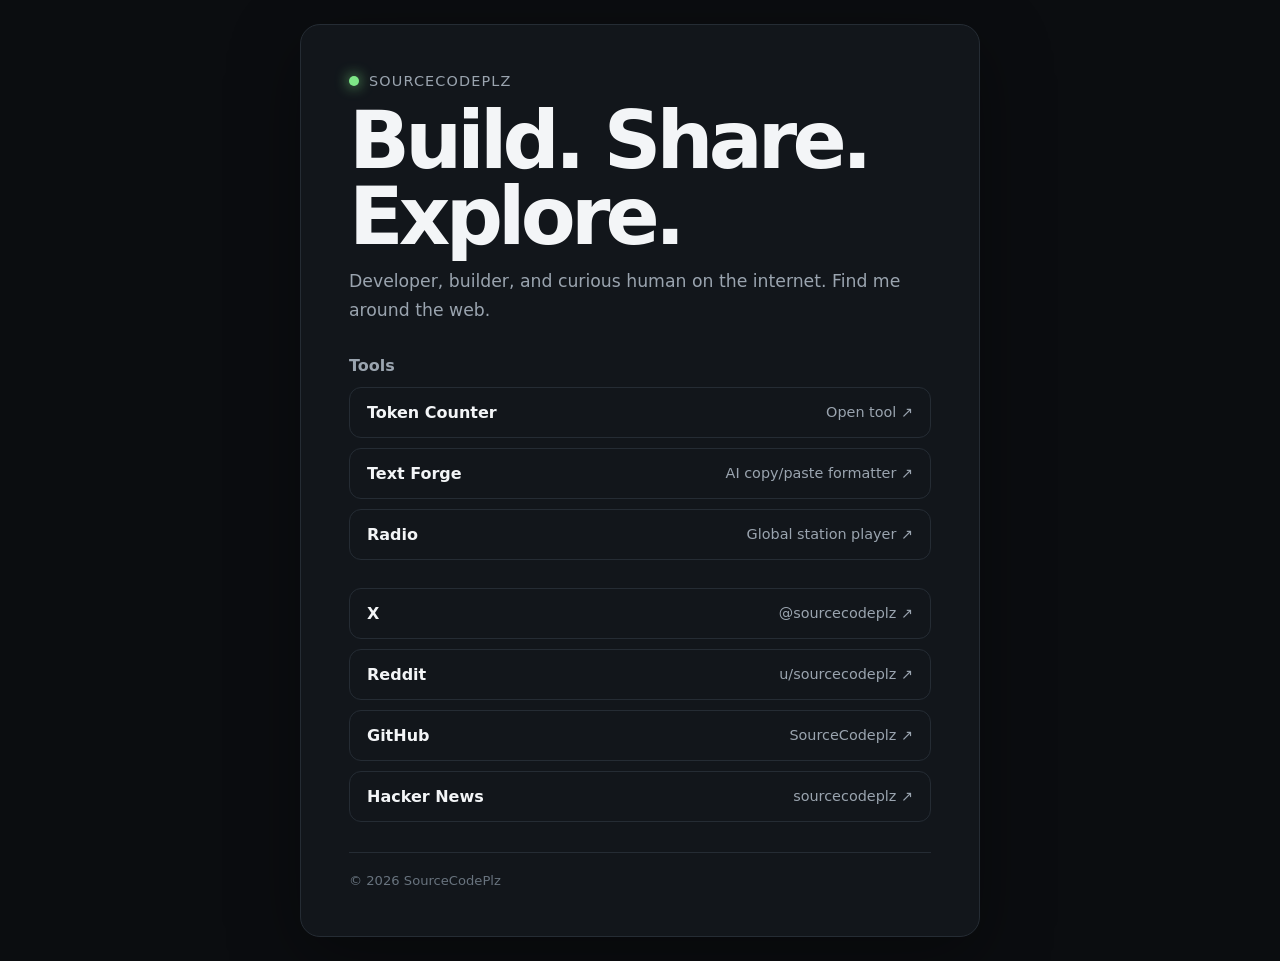
<file: index.html>
<!DOCTYPE html>
<html lang="en">
<head>
  <meta charset="UTF-8">
  <meta name="viewport" content="width=device-width, initial-scale=1.0">
  <meta name="description" content="SourceCodePlz — developer, builder, and internet explorer.">
  <title>SourceCodePlz</title>
  <style>
    :root { --bg:#0b0d10; --panel:#12161b; --text:#f3f5f7; --muted:#9aa4af; --line:#252c34; --accent:#7ee787; }
    * { box-sizing:border-box; }
    body { margin:0; min-height:100vh; display:grid; place-items:center; padding:24px; background:var(--bg); color:var(--text); font-family:Inter,ui-sans-serif,system-ui,-apple-system,BlinkMacSystemFont,"Segoe UI",sans-serif; }
    main { width:min(680px,100%); padding:48px; background:var(--panel); border:1px solid var(--line); border-radius:20px; box-shadow:0 20px 70px rgba(0,0,0,.35); }
    .dot { width:10px; height:10px; display:inline-block; border-radius:50%; background:var(--accent); margin-right:10px; box-shadow:0 0 14px var(--accent); }
    .eyebrow { color:var(--muted); font-size:.9rem; letter-spacing:.08em; text-transform:uppercase; }
    h1 { margin:14px 0 12px; font-size:clamp(2.5rem,8vw,5rem); line-height:.95; letter-spacing:-.06em; }
    p { margin:0 0 30px; color:var(--muted); font-size:1.08rem; line-height:1.7; }
    h2 { margin:0 0 12px; font-size:1rem; color:var(--muted); }
    .links { display:grid; gap:10px; }
    a { display:flex; align-items:center; justify-content:space-between; padding:15px 17px; border:1px solid var(--line); border-radius:12px; color:var(--text); text-decoration:none; transition:.18s ease; }
    a:hover { border-color:#3a4652; background:#181d23; transform:translateY(-1px); }
    .name { font-weight:650; }
    .handle { color:var(--muted); font-size:.9rem; }
    .tool { margin-bottom:28px; }
    footer { margin-top:30px; padding-top:20px; border-top:1px solid var(--line); color:#68737e; font-size:.82rem; }
    @media (max-width:560px) { main { padding:32px 22px; } }
  </style>
</head>
<body>
  <main>
    <div class="eyebrow"><span class="dot"></span>SourceCodePlz</div>
    <h1>Build. Share.<br>Explore.</h1>
    <p>Developer, builder, and curious human on the internet. Find me around the web.</p>

    <section class="tool" aria-labelledby="tools-title">
      <h2 id="tools-title">Tools</h2>
      <nav class="links" aria-label="Tools">
        <a href="/tools/token-counter/"><span class="name">Token Counter</span><span class="handle">Open tool ↗</span></a>
        <a href="/tools/text-forge/"><span class="name">Text Forge</span><span class="handle">AI copy/paste formatter ↗</span></a>
        <a href="/radio/"><span class="name">Radio</span><span class="handle">Global station player ↗</span></a>
      </nav>
    </section>

    <nav class="links" aria-label="Social links">
      <a href="https://x.com/sourcecodeplz" target="_blank" rel="noopener noreferrer"><span class="name">X</span><span class="handle">@sourcecodeplz ↗</span></a>
      <a href="https://www.reddit.com/user/sourcecodeplz/" target="_blank" rel="noopener noreferrer"><span class="name">Reddit</span><span class="handle">u/sourcecodeplz ↗</span></a>
      <a href="https://github.com/SourceCodeplz" target="_blank" rel="noopener noreferrer"><span class="name">GitHub</span><span class="handle">SourceCodeplz ↗</span></a>
      <a href="https://news.ycombinator.com/user?id=sourcecodeplz" target="_blank" rel="noopener noreferrer"><span class="name">Hacker News</span><span class="handle">sourcecodeplz ↗</span></a>
    </nav>
    <footer>© 2026 SourceCodePlz</footer>
  </main>
</body>
</html>
</file>
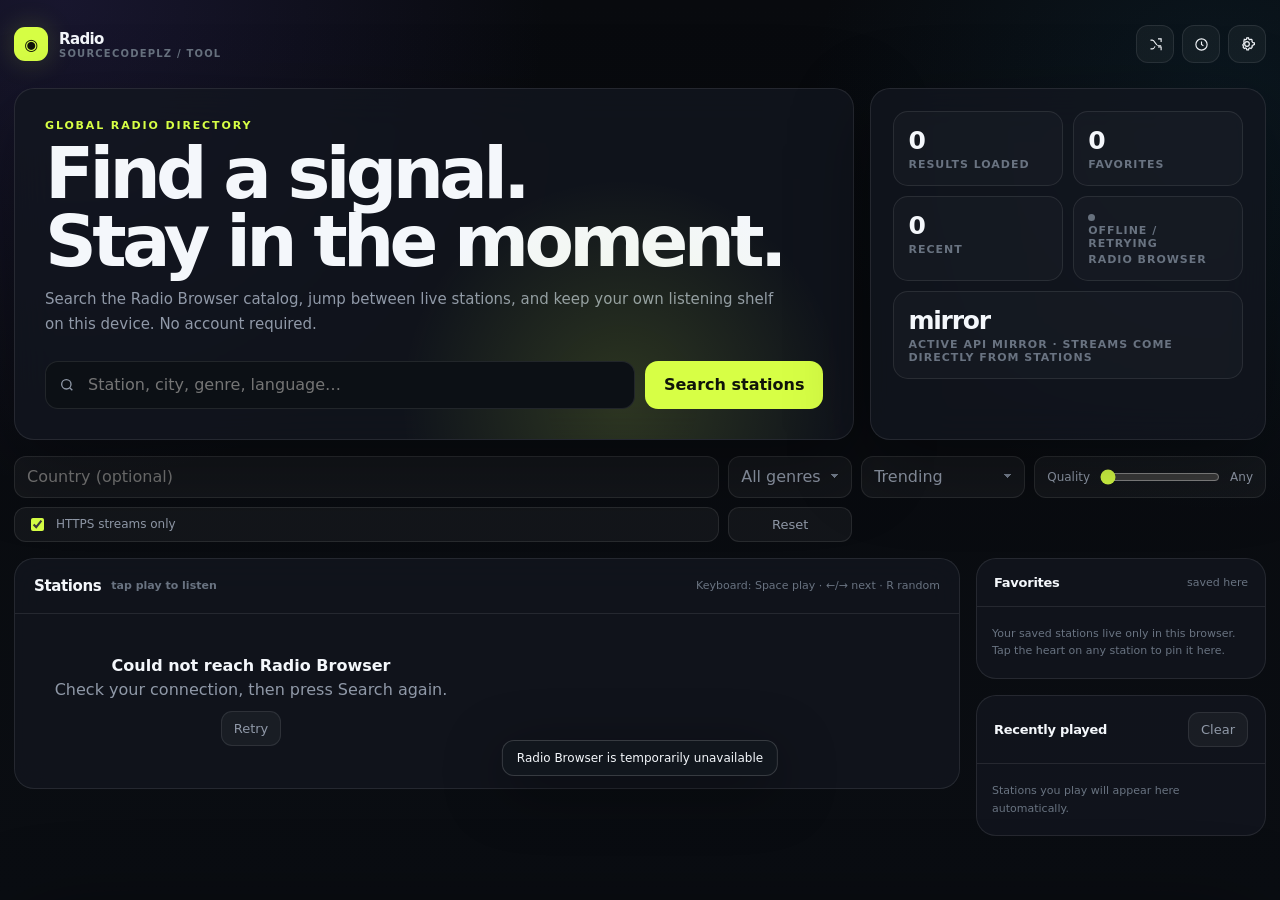
<file: radio/index.html>
<!doctype html>
<html lang="en">
<head>
  <meta charset="utf-8"><meta name="viewport" content="width=device-width,initial-scale=1">
  <meta name="description" content="Radio — discover and listen to internet radio stations from around the world.">
  <meta name="theme-color" content="#080a0e">
  <link rel="manifest" href="./manifest.webmanifest"><link rel="stylesheet" href="./styles.css">
  <title>Radio — SourceCodeplz</title>
</head>
<body>
  <div class="app-shell">
    <header class="topbar">
      <a class="brand" href="/" aria-label="Back to SourceCodeplz tools"><span class="brand-mark">◉</span><span class="brand-copy"><span class="brand-title">Radio</span><span class="brand-sub">SourceCodeplz / tool</span></span></a>
      <div class="top-actions">
        <button class="ghost-btn" id="last-station" hidden type="button">Resume <strong id="last-station-name"></strong></button>
        <button class="icon-btn" id="random-btn" type="button" title="Random station" aria-label="Random station"><svg width="15" height="15" viewBox="0 0 24 24" fill="none" stroke="currentColor" stroke-width="1.8"><path d="M16 3h5v5M4 5h3c4 0 5 9 10 9h4M16 16h5v5M4 19h3c2.1 0 3.3-2 4.2-4"></path></svg></button>
        <button class="icon-btn" id="timer-btn" type="button" title="Sleep timer" aria-label="Sleep timer"><svg width="15" height="15" viewBox="0 0 24 24" fill="none" stroke="currentColor" stroke-width="1.8"><circle cx="12" cy="12" r="9"></circle><path d="M12 7v5l3 2"></path></svg></button>
        <button class="icon-btn" id="settings-btn" type="button" title="Settings" aria-label="Settings"><svg width="16" height="16" viewBox="0 0 24 24" fill="none" stroke="currentColor" stroke-width="1.8"><circle cx="12" cy="12" r="3.5"></circle><path d="m19.4 15 .3 2-1.7 1.7-1.8-.7-1.5.9-.4 1.8h-2.6l-.4-1.8-1.5-.9-1.8.7L6.3 17l.3-2-1-1.5 1-1.5 1-2-.3-2L8 4.9l1.8.7 1.5-.9.4-1.8h2.6l.4 1.8 1.5.9 1.8-.7L19.7 6l-.3 2 1 1.5 1 .4 1.7.4v2.6l-1.7.4-1 1.5z"></path></svg></button>
      </div>
    </header>

    <main>
      <section class="hero">
        <div class="hero-card">
          <div class="kicker">Global radio directory</div><h1>Find a signal.<br>Stay in the moment.</h1>
          <p>Search the Radio Browser catalog, jump between live stations, and keep your own listening shelf on this device. No account required.</p>
          <form class="search-row" id="search-form"><label class="search-wrap" aria-label="Search stations"><span aria-hidden="true"><svg width="16" height="16" viewBox="0 0 24 24" fill="none" stroke="currentColor" stroke-width="2"><circle cx="11" cy="11" r="7"></circle><path d="m20 20-4-4"></path></svg></span><input id="search-input" autocomplete="off" placeholder="Station, city, genre, language…" spellcheck="false"></label><button class="search-btn" type="submit">Search stations</button></form>
        </div>
        <div class="stats-card" aria-label="Radio service stats"><div class="stat"><strong id="result-count">—</strong><span>results loaded</span></div><div class="stat"><strong id="fav-count">0</strong><span>favorites</span></div><div class="stat"><strong id="recent-count">0</strong><span>recent</span></div><div class="stat"><strong><span class="status-dot" id="online-dot"></span><span id="online-text">connecting</span></strong><span>radio browser</span></div><div class="stat stat-wide"><strong id="api-base">mirror</strong><span>active API mirror · streams come directly from stations</span></div></div>
      </section>

      <section class="toolbar" aria-label="Station filters"><input class="control" id="country-input" placeholder="Country (optional)"><select class="control" id="tag-select" aria-label="Genre"></select><select class="control" id="sort" aria-label="Sort stations"><option value="clickcount">Trending</option><option value="votes">Most loved</option><option value="bitrate">Highest bitrate</option><option value="name">A–Z</option><option value="random">Random</option></select><div class="range-wrap"><span>Quality</span><input id="bitrate" type="range" min="0" max="320" step="32" value="0" aria-label="Minimum bitrate"><span id="bitrate-label">Any</span></div><label class="toggle"><input id="https-only" type="checkbox" checked> HTTPS streams only</label><button class="ghost-btn" id="reset-filters" type="button">Reset</button></section>

      <div class="content-grid">
        <section class="section" aria-labelledby="stations-title"><div class="section-head"><div class="section-title"><h2 id="stations-title">Stations</h2><span>tap play to listen</span></div><span class="sort-note">Keyboard: Space play · ←/→ next · R random</span></div><div class="station-grid" id="station-list"></div><button class="load-more" id="load-more" type="button" hidden>Load more stations</button></section>
        <aside class="sidebar"><section class="side-card"><div class="side-head"><h3>Favorites</h3><span class="sort-note">saved here</span></div><div class="side-list" id="favorites-list"></div></section><section class="side-card"><div class="side-head"><h3>Recently played</h3><button class="ghost-btn" id="clear-recents" type="button">Clear</button></div><div class="side-list" id="recent-list"></div></section></aside>
      </div>
    </main>
  </div>

  <section class="player" id="player" aria-label="Radio player"><div class="player-station"><img class="player-art" id="player-art" alt="Station artwork"><div class="player-info"><div class="player-name" id="player-name">Nothing playing</div><div class="player-now" id="player-now">Choose a station to start listening</div><span class="live-pill" id="live-pill" style="display:none">Live</span></div></div><div class="transport"><button class="secondary-play" id="player-prev" type="button" title="Previous station" aria-label="Previous station"><svg width="15" height="15" viewBox="0 0 24 24" fill="currentColor"><path d="M6 5h2v14H6zM18 5v14l-9-7z"></path></svg></button><button class="main-play" id="player-play" type="button" title="Play" aria-label="Play"><svg width="16" height="16" viewBox="0 0 24 24" fill="currentColor"><path d="M8 5v14l11-7z"></path></svg></button><button class="secondary-play" id="player-next" type="button" title="Next station" aria-label="Next station"><svg width="15" height="15" viewBox="0 0 24 24" fill="currentColor"><path d="M16 5h2v14h-2zM6 5l9 7-9 7z"></path></svg></button></div><div class="player-tools"><div class="volume"><svg width="15" height="15" viewBox="0 0 24 24" fill="currentColor"><path d="M4 9v6h4l5 4V5L8 9z"></path><path d="M16 8.5a5 5 0 0 1 0 7" fill="none" stroke="currentColor" stroke-width="2"></path></svg><input id="volume" type="range" min="0" max="1" step="0.01" value="0.8" aria-label="Volume"><span class="timer-badge" id="timer-badge">—</span></div></div></section>
  <div class="toast" id="toast" role="status" aria-live="polite"></div>

  <div class="modal-backdrop" id="timer-modal" aria-hidden="true"><div class="modal" role="dialog" aria-modal="true" aria-labelledby="timer-title"><div class="modal-head"><h2 id="timer-title">Sleep timer</h2><button class="icon-btn" type="button" data-close-modal aria-label="Close"><svg width="16" height="16" viewBox="0 0 24 24" fill="none" stroke="currentColor" stroke-width="2"><path d="M6 6l12 12M18 6L6 18"></path></svg></button></div><div class="modal-body"><p style="margin:0 0 14px;color:var(--muted);font-size:12px">Pause playback automatically after a little background listening.</p><div class="timer-grid"><button class="pill-btn timer-choice" data-minutes="15" type="button">15 min</button><button class="pill-btn timer-choice" data-minutes="30" type="button">30 min</button><button class="pill-btn timer-choice" data-minutes="60" type="button">60 min</button><button class="pill-btn timer-choice" data-minutes="90" type="button">90 min</button><button class="pill-btn timer-choice" data-minutes="0" type="button">Clear</button></div></div></div></div>
  <div class="modal-backdrop" id="settings-modal" aria-hidden="true"><div class="modal" role="dialog" aria-modal="true" aria-labelledby="settings-title"><div class="modal-head"><h2 id="settings-title">Settings & backup</h2><button class="icon-btn" type="button" data-close-modal aria-label="Close"><svg width="16" height="16" viewBox="0 0 24 24" fill="none" stroke="currentColor" stroke-width="2"><path d="M6 6l12 12M18 6L6 18"></path></svg></button></div><div class="modal-body"><div class="setting-row"><div class="setting-copy"><strong>Favorites stay on this device</strong><span>Radio uses browser localStorage, not cookies or an account. Nothing is uploaded by this page.</span></div><span style="color:#74e06e">LOCAL</span></div><div class="setting-row"><div class="setting-copy"><strong>Export favorites</strong><span>Download a JSON backup you can keep or move to another browser.</span></div><button class="ghost-btn" id="export-favorites" type="button">Export</button></div><div class="setting-row"><div class="setting-copy"><strong>Import favorites</strong><span>Restore a JSON backup from another browser or device.</span></div><label class="ghost-btn" style="cursor:pointer">Import<input id="import-favorites" type="file" accept="application/json" hidden></label></div><div class="setting-row"><div class="setting-copy"><strong>Data source</strong><span>Station directory powered by Radio Browser. Playback uses each station's own resolved stream URL.</span></div><a class="ghost-btn" href="https://www.radio-browser.info/" target="_blank" rel="noopener noreferrer">Radio Browser ↗</a></div><div style="margin-top:15px;color:var(--muted-2);font-size:10px;line-height:1.6">Some stations are unreachable, require a browser-supported codec, or publish HTTP-only streams. HTTPS-only is enabled by default because GitHub Pages itself runs over HTTPS.</div></div></div></div>

  <script src="./app.js" defer></script><script src="./enhancements.js" defer></script>
</body>
</html>
</file>
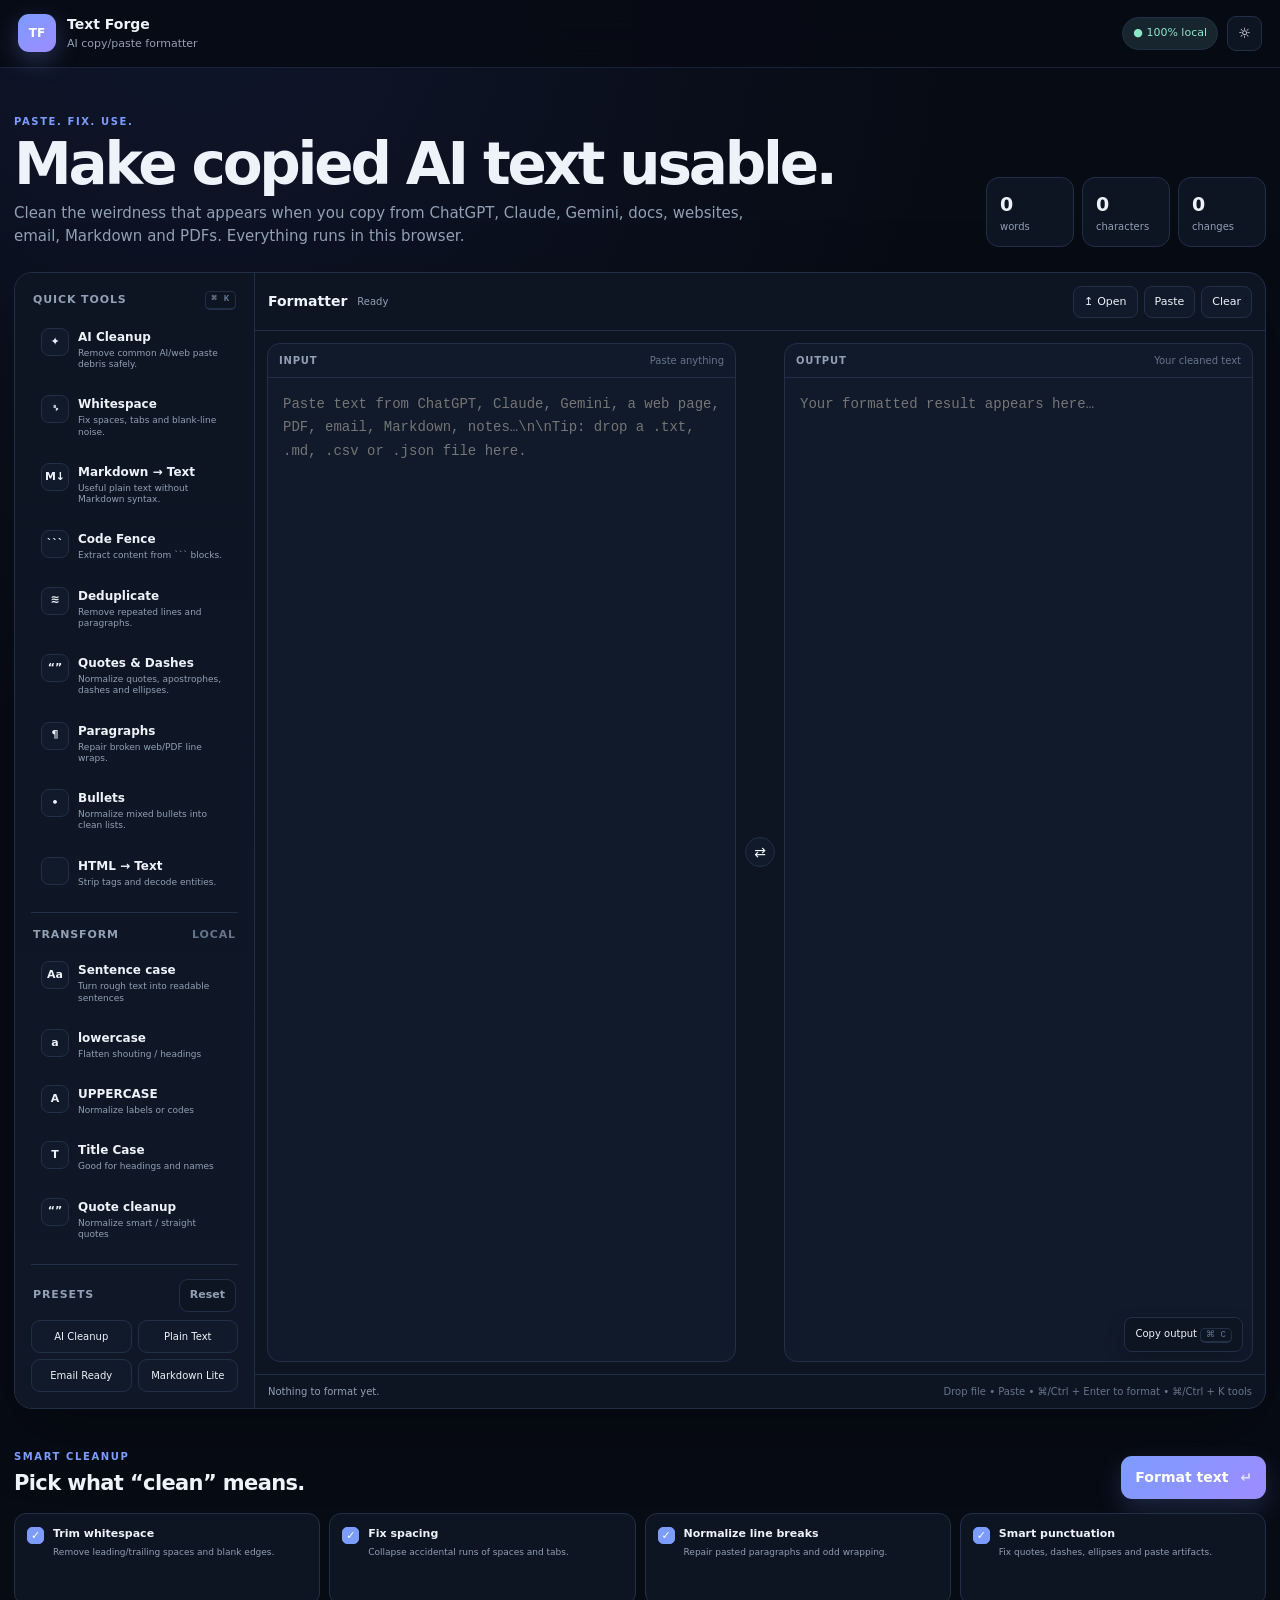
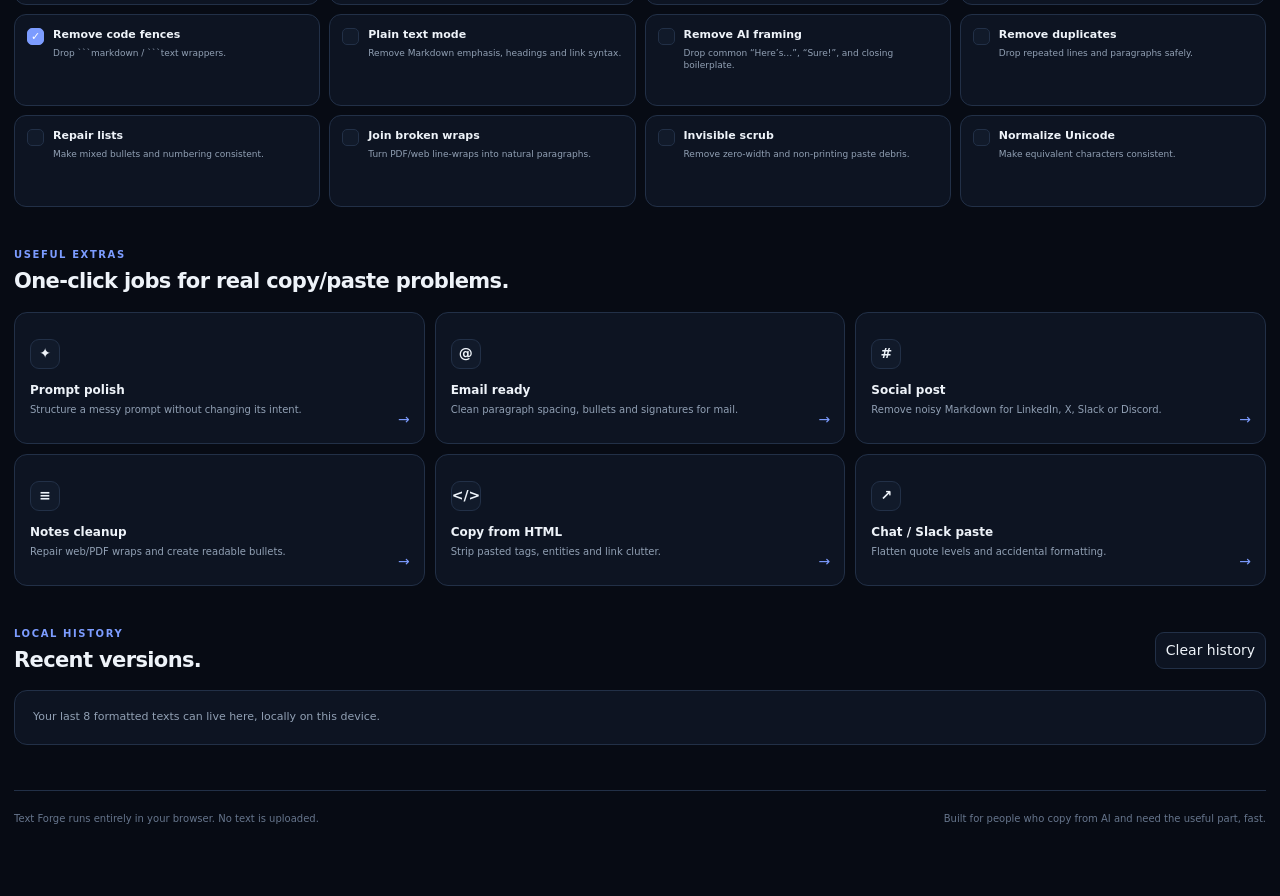
<file: tools/text-forge/index.html>
<!doctype html>
<html lang="en">
<head>
<meta charset="utf-8">
<meta name="viewport" content="width=device-width,initial-scale=1">
<meta name="theme-color" content="#0b1020">
<meta name="description" content="Text Forge — a private, offline-first formatter for AI and web copy/paste cleanup.">
<link rel="manifest" href="manifest.webmanifest">
<title>Text Forge — AI Copy/Paste Formatter</title>
<style>
:root{--bg:#070b14;--panel:#0d1422;--panel2:#111a2a;--line:#223047;--text:#eef3f9;--muted:#91a0b4;--soft:#66758c;--accent:#7c9cff;--accent2:#8ee6c8;--danger:#ff7b8b;--shadow:0 24px 70px rgba(0,0,0,.28)}
[data-theme=light]{--bg:#f5f7fb;--panel:#fff;--panel2:#f4f6fa;--line:#dbe2ec;--text:#172033;--muted:#66748a;--soft:#8894a8;--accent:#496ff0;--accent2:#228d72;--danger:#d33c51;--shadow:0 20px 60px rgba(31,47,71,.12)}
*{box-sizing:border-box}html{scroll-behavior:smooth}body{margin:0;background:radial-gradient(circle at 15% 0%,rgba(91,116,240,.10),transparent 28%),var(--bg);color:var(--text);font:14px/1.5 Inter,ui-sans-serif,system-ui,-apple-system,BlinkMacSystemFont,"Segoe UI",sans-serif}button,input,textarea{font:inherit}button{cursor:pointer;color:inherit}button:focus-visible,textarea:focus-visible,input:focus-visible{outline:2px solid var(--accent);outline-offset:2px}.topbar{position:sticky;top:0;z-index:20;display:flex;justify-content:space-between;align-items:center;padding:14px max(18px,calc((100vw - 1280px)/2));background:color-mix(in srgb,var(--bg) 88%,transparent);backdrop-filter:blur(18px);border-bottom:1px solid color-mix(in srgb,var(--line) 72%,transparent)}.brand{display:flex;align-items:center;gap:11px;text-decoration:none;color:var(--text)}.brand-mark{display:grid;place-items:center;width:38px;height:38px;border-radius:11px;background:linear-gradient(145deg,var(--accent),#9d8cff);color:#fff;font-weight:900;font-size:12px;box-shadow:0 8px 24px rgba(124,156,255,.28)}.brand strong{display:block;font-size:14px}.brand small{display:block;color:var(--muted);font-size:11px;margin-top:1px}.top-actions{display:flex;align-items:center;gap:9px}.privacy-badge{font-size:11px;padding:7px 10px;border:1px solid var(--line);border-radius:999px;color:var(--accent2);background:color-mix(in srgb,var(--accent2) 8%,var(--panel))}.icon-btn,.text-btn{border:1px solid var(--line);background:var(--panel);border-radius:9px;padding:7px 10px}.icon-btn{width:35px;height:35px;padding:0}.shell{width:min(1280px,calc(100% - 28px));margin:0 auto;padding:36px 0 70px}.hero{display:flex;gap:30px;justify-content:space-between;align-items:end;margin:10px 0 25px}.eyebrow{display:block;color:var(--accent);font-weight:800;font-size:10px;letter-spacing:.16em;text-transform:uppercase}.hero h1{margin:7px 0 10px;font-size:clamp(34px,5vw,58px);line-height:.98;letter-spacing:-.055em}.hero p{max-width:730px;margin:0;color:var(--muted);font-size:15px}.hero-stats{display:flex;gap:8px}.hero-stats>div{min-width:88px;padding:12px 13px;border:1px solid var(--line);border-radius:13px;background:var(--panel)}.hero-stats strong{display:block;font-size:19px}.hero-stats span{display:block;color:var(--muted);font-size:10px;margin-top:1px}.workspace{display:grid;grid-template-columns:240px 1fr;min-height:600px;border:1px solid var(--line);border-radius:18px;background:var(--panel);box-shadow:var(--shadow);overflow:hidden}.sidebar{padding:16px;border-right:1px solid var(--line);background:linear-gradient(180deg,var(--panel),color-mix(in srgb,var(--panel2) 70%,var(--panel)))}.panel-head{display:flex;justify-content:space-between;align-items:center;margin:2px 2px 8px;color:var(--muted);font-weight:700;font-size:11px;text-transform:uppercase;letter-spacing:.08em}.panel-head kbd,.shortcut-hint kbd,.copy-fab kbd{border:1px solid var(--line);border-bottom-width:2px;border-radius:5px;padding:1px 5px;font-size:9px;color:var(--soft)}.muted{color:var(--soft)!important}.tool-list{display:grid;gap:5px}.tool-btn{width:100%;display:flex;gap:9px;text-align:left;padding:9px;border:1px solid transparent;background:transparent;border-radius:10px}.tool-btn:hover{background:var(--panel2);border-color:var(--line)}.tool-icon{width:28px;height:28px;flex:0 0 28px;display:grid;place-items:center;border-radius:8px;background:var(--panel2);border:1px solid var(--line);font-size:11px;font-weight:800}.tool-btn strong,.tool-btn small{display:block}.tool-btn strong{font-size:12px}.tool-btn small{color:var(--muted);font-size:9px;line-height:1.25;margin-top:2px}.panel-divider{height:1px;background:var(--line);margin:14px 0}.preset-grid{display:grid;grid-template-columns:1fr 1fr;gap:6px}.preset-grid button{padding:8px;border:1px solid var(--line);background:var(--panel2);border-radius:9px;font-size:10px}.preset-grid button:hover{border-color:var(--accent)}.editor-panel{display:flex;flex-direction:column;min-width:0}.editor-head{display:flex;justify-content:space-between;align-items:center;padding:11px 13px;border-bottom:1px solid var(--line)}.tab-row{display:flex;align-items:center;gap:10px}.tab{border:0;background:transparent;font-weight:800;padding:7px 0}.saved-dot{font-size:10px;color:var(--muted)}.editor-actions{display:flex;gap:6px;align-items:center}.editor-actions button,.file-btn{padding:7px 10px;border:1px solid var(--line);background:var(--panel2);border-radius:8px;font-size:11px}.file-btn{display:inline-flex;gap:4px;align-items:center}.file-btn input{display:none}.edit-grid{display:grid;grid-template-columns:minmax(0,1fr) 36px minmax(0,1fr);flex:1;min-height:480px;padding:12px;gap:6px}.editor-box{display:flex;flex-direction:column;min-width:0;position:relative;border:1px solid var(--line);border-radius:13px;overflow:hidden;background:var(--panel2)}.box-label{display:flex;justify-content:space-between;padding:9px 11px;color:var(--muted);font-weight:700;font-size:10px;border-bottom:1px solid var(--line);text-transform:uppercase;letter-spacing:.08em}.box-label span:last-child{font-weight:500;text-transform:none;letter-spacing:0;color:var(--soft)}textarea{width:100%;height:100%;min-height:410px;resize:none;border:0;outline:0;background:transparent;color:var(--text);padding:15px;font:14px/1.65 ui-monospace,SFMono-Regular,Menlo,Monaco,Consolas,"Liberation Mono",monospace}.input-box textarea::placeholder,.output-box textarea::placeholder{color:var(--soft)}.swap-rail{display:flex;justify-content:center;align-items:center}.swap-btn{width:30px;height:30px;padding:0;border:1px solid var(--line);background:var(--panel2);border-radius:50%}.copy-fab{position:absolute;right:9px;bottom:9px;padding:8px 10px;border:1px solid var(--line);background:var(--panel);border-radius:8px;font-size:10px;box-shadow:0 8px 20px rgba(0,0,0,.18)}.copy-fab:hover{border-color:var(--accent)}.drop-overlay{display:none;position:absolute;inset:37px 0 0;place-items:center;background:color-mix(in srgb,var(--accent) 12%,var(--panel));border:2px dashed var(--accent);font-weight:800;color:var(--accent)}.drop-active .drop-overlay{display:grid}.status-row{display:flex;justify-content:space-between;gap:14px;padding:9px 13px;border-top:1px solid var(--line);color:var(--muted);font-size:10px}.shortcut-hint{color:var(--soft)}.controls-section,.jobs-section,.history-section{margin-top:40px}.section-heading{display:flex;align-items:end;justify-content:space-between;gap:20px;margin-bottom:14px}.section-heading.compact{align-items:center}.section-heading h2{margin:4px 0 0;font-size:21px;letter-spacing:-.03em}.primary-btn{border:0;border-radius:11px;padding:11px 14px;background:linear-gradient(135deg,var(--accent),#9d8cff);color:#fff;font-weight:800;box-shadow:0 10px 26px rgba(124,156,255,.20)}.primary-btn span{margin-left:7px;opacity:.7}.control-grid{display:grid;grid-template-columns:repeat(4,minmax(0,1fr));gap:9px}.control-card{display:flex;gap:9px;padding:12px;border:1px solid var(--line);border-radius:12px;background:var(--panel);cursor:pointer;min-height:92px}.control-card:hover{border-color:color-mix(in srgb,var(--accent) 55%,var(--line))}.control-card input{position:absolute;opacity:0;pointer-events:none}.checkmark{width:17px;height:17px;flex:0 0 17px;border-radius:5px;border:1px solid var(--line);margin-top:1px;background:var(--panel2);position:relative}.control-card input:checked~.checkmark{background:var(--accent);border-color:var(--accent)}.control-card input:checked~.checkmark:after{content:"✓";position:absolute;inset:0;display:grid;place-items:center;color:#fff;font-size:11px;font-weight:900}.control-card strong,.control-card small{display:block}.control-card strong{font-size:11px}.control-card small{color:var(--muted);font-size:9px;line-height:1.35;margin-top:3px}.jobs-grid{display:grid;grid-template-columns:repeat(3,minmax(0,1fr));gap:10px}.job-card{position:relative;text-align:left;min-height:132px;padding:15px;border:1px solid var(--line);border-radius:13px;background:var(--panel);transition:.16s}.job-card:hover{transform:translateY(-2px);border-color:var(--accent);box-shadow:0 12px 30px rgba(0,0,0,.14)}.job-icon{display:grid;place-items:center;width:30px;height:30px;border:1px solid var(--line);border-radius:9px;background:var(--panel2);margin-bottom:12px;font-weight:900}.job-card strong,.job-card small{display:block;padding-right:20px}.job-card strong{font-size:12px}.job-card small{font-size:10px;color:var(--muted);margin-top:4px;line-height:1.4}.job-arrow{position:absolute;right:14px;bottom:13px;color:var(--accent)}.history-list{border:1px solid var(--line);border-radius:13px;overflow:hidden;background:var(--panel)}.empty-state{padding:18px;color:var(--muted);font-size:11px}.history-item{display:grid;grid-template-columns:1fr auto;gap:10px;padding:12px 14px;border-bottom:1px solid var(--line)}.history-item:last-child{border-bottom:0}.history-item strong,.history-item small{display:block}.history-item strong{font-size:11px}.history-item small{color:var(--muted);font-size:9px}.history-actions{display:flex;gap:5px}.history-actions button{border:1px solid var(--line);background:var(--panel2);border-radius:7px;padding:5px 7px;font-size:9px}footer{display:flex;justify-content:space-between;gap:20px;margin-top:45px;padding-top:20px;border-top:1px solid var(--line);color:var(--soft);font-size:10px}.toast{position:fixed;left:50%;bottom:22px;transform:translate(-50%,20px);padding:9px 12px;border:1px solid var(--line);background:var(--panel);border-radius:9px;box-shadow:var(--shadow);opacity:0;pointer-events:none;transition:.2s;z-index:50;font-size:11px}.toast.show{opacity:1;transform:translate(-50%,0)}
@media(max-width:1050px){.control-grid{grid-template-columns:repeat(3,minmax(0,1fr))}.jobs-grid{grid-template-columns:repeat(2,minmax(0,1fr))}}
@media(max-width:780px){.hero{display:block}.hero-stats{margin-top:16px}.workspace{grid-template-columns:1fr}.sidebar{border-right:0;border-bottom:1px solid var(--line);display:none}.edit-grid{grid-template-columns:1fr;gap:10px}.swap-rail{height:25px}.swap-btn{transform:rotate(90deg)}.control-grid{grid-template-columns:repeat(2,minmax(0,1fr))}.jobs-grid{grid-template-columns:1fr}.status-row{display:block}.shortcut-hint{display:block;margin-top:4px}.editor-actions span{display:none}}
@media(max-width:500px){.shell{width:min(100% - 18px,1280px);padding-top:23px}.hero h1{font-size:38px}.hero-stats{display:grid;grid-template-columns:repeat(3,1fr)}.hero-stats>div{min-width:0}.control-grid{grid-template-columns:1fr}.section-heading{align-items:start;flex-direction:column}.primary-btn{width:100%}footer{display:block}footer span{display:block;margin-bottom:7px}}
</style>
</head>
<body>
<header class="topbar"><a class="brand" href="../../"><span class="brand-mark">TF</span><span><strong>Text Forge</strong><small>AI copy/paste formatter</small></span></a><div class="top-actions"><span class="privacy-badge">● 100% local</span><button id="themeBtn" class="icon-btn" aria-label="Toggle theme">☼</button></div></header>
<main class="shell">
<section class="hero"><div><span class="eyebrow">PASTE. FIX. USE.</span><h1>Make copied AI text usable.</h1><p>Clean the weirdness that appears when you copy from ChatGPT, Claude, Gemini, docs, websites, email, Markdown and PDFs. Everything runs in this browser.</p></div><div class="hero-stats"><div><strong id="wordCount">0</strong><span>words</span></div><div><strong id="charCount">0</strong><span>characters</span></div><div><strong id="changeCount">0</strong><span>changes</span></div></div></section>
<section class="workspace"><aside class="sidebar"><div class="panel-head">Quick tools <kbd>⌘ K</kbd></div><div id="toolList" class="tool-list"></div><div class="panel-divider"></div><div class="panel-head">Transform <span class="muted">local</span></div><div class="tool-list"><button class="tool-btn" data-action="sentenceCase"><span class="tool-icon">Aa</span><span><strong>Sentence case</strong><small>Turn rough text into readable sentences</small></span></button><button class="tool-btn" data-action="lowercase"><span class="tool-icon">a</span><span><strong>lowercase</strong><small>Flatten shouting / headings</small></span></button><button class="tool-btn" data-action="uppercase"><span class="tool-icon">A</span><span><strong>UPPERCASE</strong><small>Normalize labels or codes</small></span></button><button class="tool-btn" data-action="titleCase"><span class="tool-icon">T</span><span><strong>Title Case</strong><small>Good for headings and names</small></span></button><button class="tool-btn" data-action="quoteCleanup"><span class="tool-icon">“”</span><span><strong>Quote cleanup</strong><small>Normalize smart / straight quotes</small></span></button></div><div class="panel-divider"></div><div class="panel-head">Presets <button id="resetBtn" class="text-btn">Reset</button></div><div class="preset-grid"><button data-preset="ai-clean">AI Cleanup</button><button data-preset="plain">Plain Text</button><button data-preset="email">Email Ready</button><button data-preset="markdown">Markdown Lite</button></div></aside>
<section class="editor-panel"><div class="editor-head"><div class="tab-row"><button class="tab">Formatter</button><span id="savedState" class="saved-dot">Ready</span></div><div class="editor-actions"><label class="file-btn">↥ <span>Open</span><input id="fileInput" type="file" accept=".txt,.md,.csv,.json,.html,.xml,.log,text/*,application/json"></label><button id="pasteBtn">Paste</button><button id="clearBtn">Clear</button></div></div>
<div class="edit-grid"><div id="inputBox" class="editor-box"><div class="box-label"><span>Input</span><span id="inputMeta">Paste anything</span></div><textarea id="input" spellcheck="true" placeholder="Paste text from ChatGPT, Claude, Gemini, a web page, PDF, email, Markdown, notes…\n\nTip: drop a .txt, .md, .csv or .json file here."></textarea><div class="drop-overlay">Drop text file to open</div></div><div class="swap-rail"><button id="swapBtn" class="swap-btn" title="Swap input and output">⇄</button></div><div class="editor-box"><div class="box-label"><span>Output</span><span id="outputMeta">Your cleaned text</span></div><textarea id="output" readonly placeholder="Your formatted result appears here…"></textarea><button id="copyBtn" class="copy-fab">Copy output <kbd>⌘ C</kbd></button></div></div><div class="status-row"><span id="statusText">Nothing to format yet.</span><span class="shortcut-hint">Drop file • Paste • ⌘/Ctrl + Enter to format • ⌘/Ctrl + K tools</span></div></section></section>
<section class="controls-section"><div class="section-heading"><div><span class="eyebrow">SMART CLEANUP</span><h2>Pick what “clean” means.</h2></div><button id="formatBtn" class="primary-btn">Format text <span>↵</span></button></div><div class="control-grid">
<label class="control-card"><input type="checkbox" data-opt="trim" checked><span class="checkmark"></span><span><strong>Trim whitespace</strong><small>Remove leading/trailing spaces and blank edges.</small></span></label><label class="control-card"><input type="checkbox" data-opt="collapseSpaces" checked><span class="checkmark"></span><span><strong>Fix spacing</strong><small>Collapse accidental runs of spaces and tabs.</small></span></label><label class="control-card"><input type="checkbox" data-opt="normalizeLines" checked><span class="checkmark"></span><span><strong>Normalize line breaks</strong><small>Repair pasted paragraphs and odd wrapping.</small></span></label><label class="control-card"><input type="checkbox" data-opt="smartPunctuation" checked><span class="checkmark"></span><span><strong>Smart punctuation</strong><small>Fix quotes, dashes, ellipses and paste artifacts.</small></span></label><label class="control-card"><input type="checkbox" data-opt="removeFence" checked><span class="checkmark"></span><span><strong>Remove code fences</strong><small>Drop ```markdown / ```text wrappers.</small></span></label><label class="control-card"><input type="checkbox" data-opt="stripMarkdown"><span class="checkmark"></span><span><strong>Plain text mode</strong><small>Remove Markdown emphasis, headings and link syntax.</small></span></label><label class="control-card"><input type="checkbox" data-opt="removeAiPreface"><span class="checkmark"></span><span><strong>Remove AI framing</strong><small>Drop common “Here’s…”, “Sure!”, and closing boilerplate.</small></span></label><label class="control-card"><input type="checkbox" data-opt="dedupeParagraphs"><span class="checkmark"></span><span><strong>Remove duplicates</strong><small>Drop repeated lines and paragraphs safely.</small></span></label><label class="control-card"><input type="checkbox" data-opt="fixLists"><span class="checkmark"></span><span><strong>Repair lists</strong><small>Make mixed bullets and numbering consistent.</small></span></label><label class="control-card"><input type="checkbox" data-opt="joinBroken"><span class="checkmark"></span><span><strong>Join broken wraps</strong><small>Turn PDF/web line-wraps into natural paragraphs.</small></span></label><label class="control-card"><input type="checkbox" data-opt="removeInvisible"><span class="checkmark"></span><span><strong>Invisible scrub</strong><small>Remove zero-width and non-printing paste debris.</small></span></label><label class="control-card"><input type="checkbox" data-opt="normalizeUnicode"><span class="checkmark"></span><span><strong>Normalize Unicode</strong><small>Make equivalent characters consistent.</small></span></label>
</div></section>
<section class="jobs-section"><div class="section-heading compact"><div><span class="eyebrow">USEFUL EXTRAS</span><h2>One-click jobs for real copy/paste problems.</h2></div></div><div class="jobs-grid"><button class="job-card" data-job="prompt"><span class="job-icon">✦</span><strong>Prompt polish</strong><small>Structure a messy prompt without changing its intent.</small><span class="job-arrow">→</span></button><button class="job-card" data-job="email"><span class="job-icon">@</span><strong>Email ready</strong><small>Clean paragraph spacing, bullets and signatures for mail.</small><span class="job-arrow">→</span></button><button class="job-card" data-job="social"><span class="job-icon">#</span><strong>Social post</strong><small>Remove noisy Markdown for LinkedIn, X, Slack or Discord.</small><span class="job-arrow">→</span></button><button class="job-card" data-job="notes"><span class="job-icon">≡</span><strong>Notes cleanup</strong><small>Repair web/PDF wraps and create readable bullets.</small><span class="job-arrow">→</span></button><button class="job-card" data-job="html"><span class="job-icon">&lt;/&gt;</span><strong>Copy from HTML</strong><small>Strip pasted tags, entities and link clutter.</small><span class="job-arrow">→</span></button><button class="job-card" data-job="chat"><span class="job-icon">↗</span><strong>Chat / Slack paste</strong><small>Flatten quote levels and accidental formatting.</small><span class="job-arrow">→</span></button></div></section>
<section class="history-section"><div class="section-heading compact"><div><span class="eyebrow">LOCAL HISTORY</span><h2>Recent versions.</h2></div><button id="clearHistoryBtn" class="text-btn">Clear history</button></div><div id="historyList" class="history-list"><div class="empty-state">Your last 8 formatted texts can live here, locally on this device.</div></div></section>
<footer><span>Text Forge runs entirely in your browser. No text is uploaded.</span><span>Built for people who copy from AI and need the useful part, fast.</span></footer>
</main><div id="toast" class="toast" aria-live="polite"></div>
<script>
(function(){
'use strict';
const $=s=>document.querySelector(s), $$=s=>[...document.querySelectorAll(s)];
const input=$('#input'), output=$('#output'), status=$('#statusText'), toast=$('#toast');
const STORAGE='text-forge-v1'; let lastInput='';
const QUICK=[
 ['clean','AI Cleanup','Remove common AI/web paste debris safely.','✦'],['whitespace','Whitespace','Fix spaces, tabs and blank-line noise.','␠'],['markdown','Markdown → Text','Useful plain text without Markdown syntax.','M↓'],['fences','Code Fence','Extract content from ``` blocks.','```'],['dedupe','Deduplicate','Remove repeated lines and paragraphs.','≋'],['quotes','Quotes & Dashes','Normalize quotes, apostrophes, dashes and ellipses.','“”'],['paragraphs','Paragraphs','Repair broken web/PDF line wraps.','¶'],['bullets','Bullets','Normalize mixed bullets into clean lists.','•'],['html','HTML → Text','Strip tags and decode entities.','</>']
];
const toolList=$('#toolList');
QUICK.forEach(([a,n,d,ic])=>{const b=document.createElement('button');b.className='tool-btn';b.dataset.quick=a;b.innerHTML=`<span class="tool-icon">${ic}</span><span><strong>${n}</strong><small>${d}</small></span>`;toolList.appendChild(b)});
const defaultOpts={trim:true,collapseSpaces:true,normalizeLines:true,smartPunctuation:true,removeFence:true,stripMarkdown:false,removeAiPreface:false,dedupeParagraphs:false,fixLists:false,joinBroken:false,removeInvisible:false,normalizeUnicode:false};
let opts={...defaultOpts};
function setOpts(next){opts={...opts,...next};$$('[data-opt]').forEach(x=>x.checked=!!opts[x.dataset.opt]);saveState()}
function textStats(s){const words=s.trim()?s.trim().split(/\s+/).length:0;$('#wordCount').textContent=words.toLocaleString();$('#charCount').textContent=s.length.toLocaleString()}
function diffCount(a,b){let n=Math.abs(a.length-b.length);const m=Math.min(a.length,b.length);for(let i=0;i<m;i++)if(a[i]!==b[i])n++;return n}
function notify(msg){toast.textContent=msg;toast.classList.add('show');clearTimeout(notify.t);notify.t=setTimeout(()=>toast.classList.remove('show'),1800)}
function decodeEntities(s){const t=document.createElement('textarea');t.innerHTML=s;return t.value}
function stripHtml(s){const tmp=document.createElement('div');tmp.innerHTML=s;return tmp.textContent||tmp.innerText||''}
function normalizeSmart(s){return s.replace(/[\u2018\u2019]/g,"'").replace(/[\u201C\u201D]/g,'"').replace(/[\u2013\u2014]/g,'-').replace(/\u2026/g,'...').replace(/[\u00A0\u2007\u202F]/g,' ')}
function cleanFences(s){s=s.trim(); const m=s.match(/^```(?:[a-zA-Z0-9_+-]+)?\s*\n([\s\S]*?)\n```$/); if(m)return m[1]; return s.replace(/^```[a-zA-Z0-9_+-]*\s*$/gm,'').replace(/^```\s*$/gm,'')}
function stripMarkdown(s){s=s.replace(/!\[([^\]]*)\]\([^)]*\)/g,'$1').replace(/\[([^\]]+)\]\((?:[^)]+)\)/g,'$1').replace(/<https?:\/\/[^>]+>/g,'').replace(/^#{1,6}\s+/gm,'').replace(/(^|\s)>(\s?)/g,'$1').replace(/\*\*([^*]+)\*\*/g,'$1').replace(/__([^_]+)__/g,'$1').replace(/(^|\W)\*([^*]+)\*(?=\W|$)/g,'$1$2').replace(/(^|\W)_([^_]+)_(?=\W|$)/g,'$1$2').replace(/`([^`]+)`/g,'$1').replace(/~~([^~]+)~~/g,'$1').replace(/^\s*[-+*]\s+/gm,'- ').replace(/^\s*\d+[.)]\s+/gm,'- ');return s}
function repairLists(s){return s.split('\n').map(line=>{let m=line.match(/^\s*[-+*•]\s+(.*)$/);if(m)return'- '+m[1].trim();m=line.match(/^\s*(\d+)[.)]\s+(.*)$/);if(m)return`${m[1]}. ${m[2].trim()}`;return line}).join('\n')}
function dedupe(s){const seen=new Set();return s.split(/\n+/).filter(p=>{const k=p.trim().replace(/\s+/g,' ').toLowerCase();if(!k||k.length<12)return true;if(seen.has(k))return false;seen.add(k);return true}).join('\n\n')}
function removeAIFraming(s){const lines=s.split('\n');while(lines.length&&/^\s*(sure!?|absolutely!?|certainly!?|of course!?|here(?:'|’)?s (a|an|the)\b|here you go!?)[\s,:-]*/i.test(lines[0]))lines.shift();while(lines.length&&/^\s*(hope this helps!?|let me know if you(?:'|’)?d like|feel free to ask|would you like me to)\b/i.test(lines[lines.length-1]))lines.pop();return lines.join('\n')}
function joinBrokenWraps(s){const lines=s.split('\n');const out=[];let para='';const flush=()=>{if(para.trim())out.push(para.trim());para=''};for(const raw of lines){const l=raw.trim();if(!l){flush();continue}if(/^([-+*•]|\d+[.)]|#{1,6}\s|>)/.test(l)){flush();out.push(l);continue}if(/^[A-Z][^.!?]{0,80}:$/.test(l)){flush();out.push(l);continue}para+=(para?' ':'')+l}flush();return out.join('\n\n')}
function sentenceCase(s){return s.toLowerCase().replace(/(^|[.!?]\s+|\n\s*)([a-z])/g,(m,p,c)=>p+c.toUpperCase())}
function titleCase(s){return s.toLowerCase().replace(/\b([a-z])/g,(_,c)=>c.toUpperCase())}
function formatText(s){const before=s;let t=s.replace(/\r\n?/g,'\n');if(opts.removeInvisible)t=t.replace(/[\u200B-\u200D\uFEFF\u2060]/g,'').replace(/[\u0000-\u0008\u000B\u000C\u000E-\u001F\u007F]/g,'');if(opts.normalizeUnicode&&t.normalize)t=t.normalize('NFKC');if(/<([a-z][^>]*)>/i.test(t)&&/<\/[a-z]+>/i.test(t))t=stripHtml(t);t=decodeEntities(t);if(opts.smartPunctuation)t=normalizeSmart(t);if(opts.removeFence)t=cleanFences(t);if(opts.stripMarkdown)t=stripMarkdown(t);if(opts.removeAiPreface)t=removeAIFraming(t);if(opts.collapseSpaces)t=t.split('\n').map(x=>x.replace(/[\t ]+/g,' ').replace(/ +([,.;:!?])/g,'$1')).join('\n');if(opts.joinBroken)t=joinBrokenWraps(t);else if(opts.normalizeLines)t=t.replace(/\n{4,}/g,'\n\n').replace(/^[ \t]+|[ \t]+$/gm,'');if(opts.fixLists)t=repairLists(t);if(opts.dedupeParagraphs)t=dedupe(t);if(opts.normalizeLines)t=t.replace(/\n[ \t]*\n[ \t]*\n+/g,'\n\n');if(opts.trim)t=t.trim();return {text:t,changes:diffCount(before,t)}}
function applyMode(mode){const v=input.value;if(!v){notify('Paste some text first');return}let t=v;if(mode==='sentenceCase')t=sentenceCase(v);if(mode==='lowercase')t=v.toLowerCase();if(mode==='uppercase')t=v.toUpperCase();if(mode==='titleCase')t=titleCase(v);if(mode==='quoteCleanup')t=normalizeSmart(v);output.value=t;status.textContent=`Applied ${mode.replace(/([A-Z])/g,' $1').toLowerCase()} • ${t.length.toLocaleString()} chars`;$('#changeCount').textContent=diffCount(v,t).toLocaleString();saveHistory(v,t,mode);textStats(v)}
function format(){const v=input.value;if(!v.trim()){output.value='';status.textContent='Nothing to format yet.';$('#changeCount').textContent='0';textStats('');return}const r=formatText(v);output.value=r.text;$('#changeCount').textContent=r.changes.toLocaleString();status.textContent=`Formatted locally • ${r.text.split(/\s+/).filter(Boolean).length.toLocaleString()} words`;$('#outputMeta').textContent=r.text===v?'No changes needed':'Ready to paste';textStats(v);saveHistory(v,r.text,'Format')}
function preset(name){const map={
'ai-clean':{...defaultOpts,removeAiPreface:true,removeFence:true,smartPunctuation:true},plain:{...defaultOpts,stripMarkdown:true,removeFence:true,fixLists:true,removeAiPreface:true},email:{...defaultOpts,stripMarkdown:true,removeAiPreface:true,fixLists:true,normalizeLines:true},markdown:{...defaultOpts,trim:true,collapseSpaces:true,normalizeLines:true,smartPunctuation:true,stripMarkdown:false,removeFence:true}};setOpts(map[name]||defaultOpts);format();notify(`${name.replace('-',' ')} preset applied`)}
function job(name){const base={trim:true,collapseSpaces:true,normalizeLines:true,smartPunctuation:true,removeFence:true,stripMarkdown:false,removeAiPreface:false,dedupeParagraphs:false,fixLists:false,joinBroken:false,removeInvisible:true,normalizeUnicode:true};if(name==='prompt')Object.assign(base,{stripMarkdown:true,removeAiPreface:true,fixLists:true,joinBroken:true});if(name==='email')Object.assign(base,{stripMarkdown:true,removeAiPreface:true,fixLists:true});if(name==='social')Object.assign(base,{stripMarkdown:true,removeAiPreface:true,fixLists:true});if(name==='notes')Object.assign(base,{joinBroken:true,fixLists:true,stripMarkdown:true});if(name==='html')Object.assign(base,{stripMarkdown:true,removeFence:true,joinBroken:true});if(name==='chat')Object.assign(base,{stripMarkdown:true,removeAiPreface:true,fixLists:true,joinBroken:false});setOpts(base);format();notify(`${name} cleanup ready`)}
function saveState(){localStorage.setItem(STORAGE+':opts',JSON.stringify(opts));localStorage.setItem(STORAGE+':draft',input.value);$('#savedState').textContent='Saved locally'}
function loadState(){try{const o=JSON.parse(localStorage.getItem(STORAGE+':opts')||'null');if(o)setOpts({...defaultOpts,...o});input.value=localStorage.getItem(STORAGE+':draft')||''}catch{}textStats(input.value)}
function saveHistory(i,o,label){if(!o||o===i)return;try{const arr=JSON.parse(localStorage.getItem(STORAGE+':history')||'[]');arr.unshift({i,o,label,at:Date.now()});localStorage.setItem(STORAGE+':history',JSON.stringify(arr.slice(0,8)));renderHistory()}catch{}}
function renderHistory(){const root=$('#historyList');try{const arr=JSON.parse(localStorage.getItem(STORAGE+':history')||'[]');if(!arr.length){root.innerHTML='<div class="empty-state">Your last 8 formatted texts can live here, locally on this device.</div>';return}root.innerHTML=arr.map((x,idx)=>`<div class="history-item"><div><strong>${escapeHtml(x.label)} • ${new Date(x.at).toLocaleString()}</strong><small>${escapeHtml(x.o.slice(0,140).replace(/\n/g,' '))}${x.o.length>140?'…':''}</small></div><div class="history-actions"><button data-history="${idx}">Load</button><button data-copy-history="${idx}">Copy</button></div></div>`).join('');root._items=arr}catch{}}
function escapeHtml(s){return s.replace(/[&<>"']/g,c=>({'&':'&amp;','<':'&lt;','>':'&gt;','"':'&quot;',"'":'&#039;'}[c]))}
async function copyOutput(){if(!output.value){notify('Nothing to copy');return}try{await navigator.clipboard.writeText(output.value);notify('Copied output')}catch{output.select();document.execCommand('copy');notify('Copied output')}}
async function paste(){try{input.value=await navigator.clipboard.readText();saveState();textStats(input.value);notify('Pasted from clipboard')}catch{notify('Clipboard permission blocked — use Ctrl/Cmd + V')}}
function openFile(file){const r=new FileReader();r.onload=()=>{input.value=String(r.result||'');saveState();textStats(input.value);status.textContent=`Opened ${file.name}`;notify(`Opened ${file.name}`)};r.readAsText(file)}
function swap(){const a=input.value,b=output.value;input.value=b;output.value=a;saveState();textStats(input.value);status.textContent='Swapped input and output'}
$$('[data-opt]').forEach(x=>x.addEventListener('change',()=>{opts[x.dataset.opt]=x.checked;saveState();format()}));
$$('[data-action]').forEach(x=>x.addEventListener('click',()=>applyMode(x.dataset.action)));
toolList.addEventListener('click',e=>{const b=e.target.closest('[data-quick]');if(!b)return;const q=b.dataset.quick;const modes={clean:'ai',whitespace:'white',markdown:'md',fences:'fence',dedupe:'dup',quotes:'quote',paragraphs:'para',bullets:'list',html:'html'};if(q==='clean')return preset('ai-clean');if(q==='whitespace')return setOpts({trim:true,collapseSpaces:true,normalizeLines:true});if(q==='markdown')return preset('plain');if(q==='fences'){setOpts({removeFence:true});return format()}if(q==='dedupe'){setOpts({dedupeParagraphs:true});return format()}if(q==='quotes'){setOpts({smartPunctuation:true});return format()}if(q==='paragraphs'){setOpts({joinBroken:true});return format()}if(q==='bullets'){setOpts({fixLists:true});return format()}if(q==='html'){setOpts({stripMarkdown:true,joinBroken:true,removeFence:true});return format()}});
$$('[data-preset]').forEach(x=>x.addEventListener('click',()=>preset(x.dataset.preset)));$$('[data-job]').forEach(x=>x.addEventListener('click',()=>job(x.dataset.job)));
$('#formatBtn').addEventListener('click',format);$('#copyBtn').addEventListener('click',copyOutput);$('#pasteBtn').addEventListener('click',paste);$('#clearBtn').addEventListener('click',()=>{input.value='';output.value='';saveState();textStats('');status.textContent='Cleared.'});$('#swapBtn').addEventListener('click',swap);$('#resetBtn').addEventListener('click',()=>{setOpts(defaultOpts);format();notify('Options reset')});$('#clearHistoryBtn').addEventListener('click',()=>{localStorage.removeItem(STORAGE+':history');renderHistory();notify('History cleared')});
$('#fileInput').addEventListener('change',e=>{if(e.target.files[0])openFile(e.target.files[0])});const ib=$('#inputBox');['dragenter','dragover'].forEach(ev=>ib.addEventListener(ev,e=>{e.preventDefault();ib.classList.add('drop-active')}));['dragleave','drop'].forEach(ev=>ib.addEventListener(ev,e=>{e.preventDefault();ib.classList.remove('drop-active') }));ib.addEventListener('drop',e=>{const f=e.dataTransfer.files[0];if(f)openFile(f)});
input.addEventListener('input',()=>{saveState();textStats(input.value);status.textContent='Draft changed locally.'});document.addEventListener('keydown',e=>{const mod=e.metaKey||e.ctrlKey;if(mod&&e.key.toLowerCase()==='enter'){e.preventDefault();format()}if(mod&&e.key.toLowerCase()==='k'){e.preventDefault();$('.sidebar').style.display='block';$('.sidebar').scrollIntoView({block:'nearest'})}if(mod&&e.key.toLowerCase()==='c'&&document.activeElement!==input&&document.activeElement!==output){if(output.value){e.preventDefault();copyOutput()}}});
$('#historyList').addEventListener('click',async e=>{const btn=e.target.closest('button');if(!btn)return;const arr=JSON.parse(localStorage.getItem(STORAGE+':history')||'[]');const idx=Number(btn.dataset.history??btn.dataset.copyHistory);const item=arr[idx];if(!item)return;if(btn.dataset.copyHistory!==undefined){await navigator.clipboard.writeText(item.o);notify('History item copied');return}input.value=item.i;output.value=item.o;saveState();textStats(input.value);status.textContent='Loaded from local history.'});
$('#themeBtn').addEventListener('click',()=>{const is= document.documentElement.dataset.theme==='light';document.documentElement.dataset.theme=is?'dark':'light';localStorage.setItem(STORAGE+':theme',document.documentElement.dataset.theme)});
loadState();renderHistory();if(localStorage.getItem(STORAGE+':theme')==='light')document.documentElement.dataset.theme='light';
if('serviceWorker' in navigator){window.addEventListener('load',()=>navigator.serviceWorker.register('./sw.js').catch(()=>{}))}
})();
</script>
</body></html>
</file>
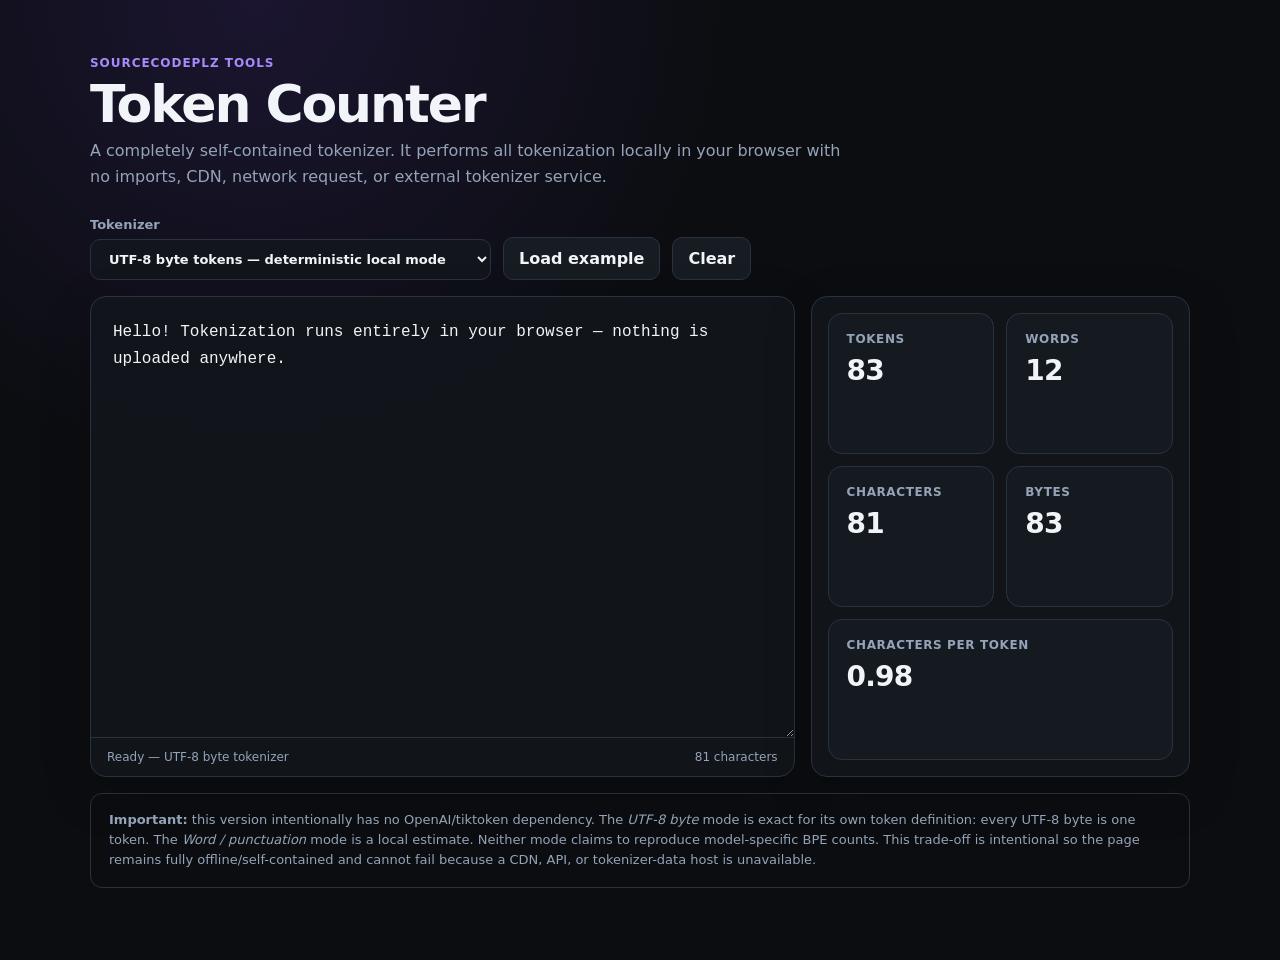
<file: tools/token-counter/index.html>
<!doctype html>
<html lang="en">
<head>
  <meta charset="utf-8">
  <meta name="viewport" content="width=device-width, initial-scale=1">
  <meta name="description" content="Self-contained token counter that runs entirely in your browser.">
  <title>Token Counter — SourceCodeplz Tools</title>
  <style>
    :root { color-scheme: dark; --bg:#0b0d10; --panel:#12161c; --panel-2:#171c23; --text:#f1f5f9; --muted:#94a3b8; --line:#293241; --accent:#8b5cf6; --accent-2:#a78bfa; }
    * { box-sizing:border-box; }
    body { margin:0; min-height:100vh; font-family:Inter,ui-sans-serif,system-ui,-apple-system,BlinkMacSystemFont,"Segoe UI",sans-serif; background:radial-gradient(circle at 20% 0%, #1b1530 0, transparent 35%),var(--bg); color:var(--text); }
    main { width:min(1100px,calc(100% - 32px)); margin:0 auto; padding:56px 0 72px; }
    header { margin-bottom:28px; }
    .eyebrow { color:var(--accent-2); font-weight:700; letter-spacing:.08em; text-transform:uppercase; font-size:12px; }
    h1 { margin:8px 0 8px; font-size:clamp(32px,6vw,52px); line-height:1; letter-spacing:-.04em; }
    .sub { margin:0; color:var(--muted); max-width:760px; line-height:1.6; }
    .toolbar { display:flex; gap:12px; flex-wrap:wrap; align-items:end; margin:24px 0 16px; }
    label { display:grid; gap:7px; color:var(--muted); font-size:13px; font-weight:600; }
    select,button { font:inherit; }
    select { min-width:260px; padding:11px 14px; border:1px solid var(--line); border-radius:10px; background:var(--panel); color:var(--text); }
    button { padding:11px 15px; border:1px solid var(--line); border-radius:10px; background:var(--panel-2); color:var(--text); cursor:pointer; font-weight:700; }
    button:hover { border-color:#445064; }
    .grid { display:grid; grid-template-columns:1.3fr .7fr; gap:16px; }
    .card { border:1px solid var(--line); border-radius:16px; background:rgba(18,22,28,.92); box-shadow:0 16px 50px rgba(0,0,0,.18); }
    .editor { overflow:hidden; }
    textarea { width:100%; min-height:440px; display:block; resize:vertical; border:0; outline:0; padding:22px; background:transparent; color:var(--text); font:16px/1.65 ui-monospace,SFMono-Regular,Menlo,Monaco,Consolas,"Liberation Mono",monospace; }
    .editor-footer { display:flex; justify-content:space-between; gap:12px; align-items:center; border-top:1px solid var(--line); padding:12px 16px; color:var(--muted); font-size:12px; }
    .stats { display:grid; grid-template-columns:1fr 1fr; gap:12px; padding:16px; }
    .stat { padding:18px; border:1px solid var(--line); border-radius:14px; background:rgba(23,28,35,.72); }
    .stat span { display:block; color:var(--muted); font-size:12px; font-weight:700; text-transform:uppercase; letter-spacing:.05em; margin-bottom:8px; }
    .stat strong { font-size:28px; letter-spacing:-.03em; }
    .wide { grid-column:1/-1; }
    .status { color:var(--muted); font-size:12px; }
    .note { margin-top:16px; padding:16px 18px; border:1px solid var(--line); border-radius:12px; color:var(--muted); font-size:13px; line-height:1.55; }
    @media (max-width:780px) { main{padding-top:34px}.grid{grid-template-columns:1fr} textarea{min-height:320px}.wide{grid-column:auto} }
  </style>
</head>
<body>
  <main>
    <header>
      <div class="eyebrow">SourceCodeplz Tools</div>
      <h1>Token Counter</h1>
      <p class="sub">A completely self-contained tokenizer. It performs all tokenization locally in your browser with no imports, CDN, network request, or external tokenizer service.</p>
    </header>

    <div class="toolbar">
      <label>Tokenizer
        <select id="encoding">
          <option value="byte">UTF-8 byte tokens — deterministic local mode</option>
          <option value="word">Word / punctuation tokens — readable estimate</option>
        </select>
      </label>
      <button id="example" type="button">Load example</button>
      <button id="clear" type="button">Clear</button>
    </div>

    <section class="grid" aria-label="Token counter">
      <div class="card editor">
        <textarea id="text" spellcheck="false" placeholder="Paste or type text here…">Hello! Tokenization runs entirely in your browser — nothing is uploaded anywhere.</textarea>
        <div class="editor-footer">
          <span id="status" class="status">Ready — local tokenizer</span>
          <span id="chars">0 characters</span>
        </div>
      </div>
      <div class="card stats">
        <div class="stat"><span>Tokens</span><strong id="tokens">0</strong></div>
        <div class="stat"><span>Words</span><strong id="words">0</strong></div>
        <div class="stat"><span>Characters</span><strong id="charStat">0</strong></div>
        <div class="stat"><span>Bytes</span><strong id="bytes">0</strong></div>
        <div class="stat wide"><span>Characters per token</span><strong id="ratio">—</strong></div>
      </div>
    </section>

    <div class="note">
      <strong>Important:</strong> this version intentionally has no OpenAI/tiktoken dependency. The <em>UTF-8 byte</em> mode is exact for its own token definition: every UTF-8 byte is one token. The <em>Word / punctuation</em> mode is a local estimate. Neither mode claims to reproduce model-specific BPE counts. This trade-off is intentional so the page remains fully offline/self-contained and cannot fail because a CDN, API, or tokenizer-data host is unavailable.
    </div>
  </main>

  <script>
    (() => {
      'use strict';

      const textEl = document.getElementById('text');
      const encodingEl = document.getElementById('encoding');
      const statusEl = document.getElementById('status');
      const tokensEl = document.getElementById('tokens');
      const wordsEl = document.getElementById('words');
      const charsEl = document.getElementById('chars');
      const charStatEl = document.getElementById('charStat');
      const bytesEl = document.getElementById('bytes');
      const ratioEl = document.getElementById('ratio');

      const utf8 = new TextEncoder();

      function countWordTokens(text) {
        if (!text) return 0;
        // A deterministic, dependency-free approximation: words, numbers, punctuation,
        // whitespace runs, and symbols are separate tokens. Unicode property escapes
        // are supported by modern browsers and keep this fully self-contained.
        const parts = text.match(/[\p{L}\p{M}]+|\p{N}+|[^\p{L}\p{M}\p{N}\s]+|\s+/gu);
        return parts ? parts.length : 0;
      }

      function countTokens(text, mode) {
        if (!text) return 0;
        if (mode === 'byte') return utf8.encode(text).length;
        return countWordTokens(text);
      }

      function update() {
        const text = textEl.value;
        const chars = text.length;
        const words = text.trim() ? text.trim().split(/\s+/u).length : 0;
        const bytes = utf8.encode(text).length;
        const count = countTokens(text, encodingEl.value);

        charsEl.textContent = `${chars.toLocaleString()} character${chars === 1 ? '' : 's'}`;
        wordsEl.textContent = words.toLocaleString();
        charStatEl.textContent = chars.toLocaleString();
        bytesEl.textContent = bytes.toLocaleString();
        tokensEl.textContent = count.toLocaleString();
        ratioEl.textContent = count ? (chars / count).toFixed(2) : '—';
        statusEl.textContent = encodingEl.value === 'byte'
          ? 'Ready — UTF-8 byte tokenizer'
          : 'Ready — local word/punctuation tokenizer';
      }

      let timer = 0;
      textEl.addEventListener('input', () => {
        clearTimeout(timer);
        timer = setTimeout(update, 40);
      });
      encodingEl.addEventListener('change', update);
      document.getElementById('clear').addEventListener('click', () => {
        textEl.value = '';
        update();
        textEl.focus();
      });
      document.getElementById('example').addEventListener('click', () => {
        textEl.value = 'You miss 100% of the shots you don’t take. — Wayne Gretzky';
        update();
        textEl.focus();
      });

      update();
    })();
  </script>
</body>
</html>
</file>
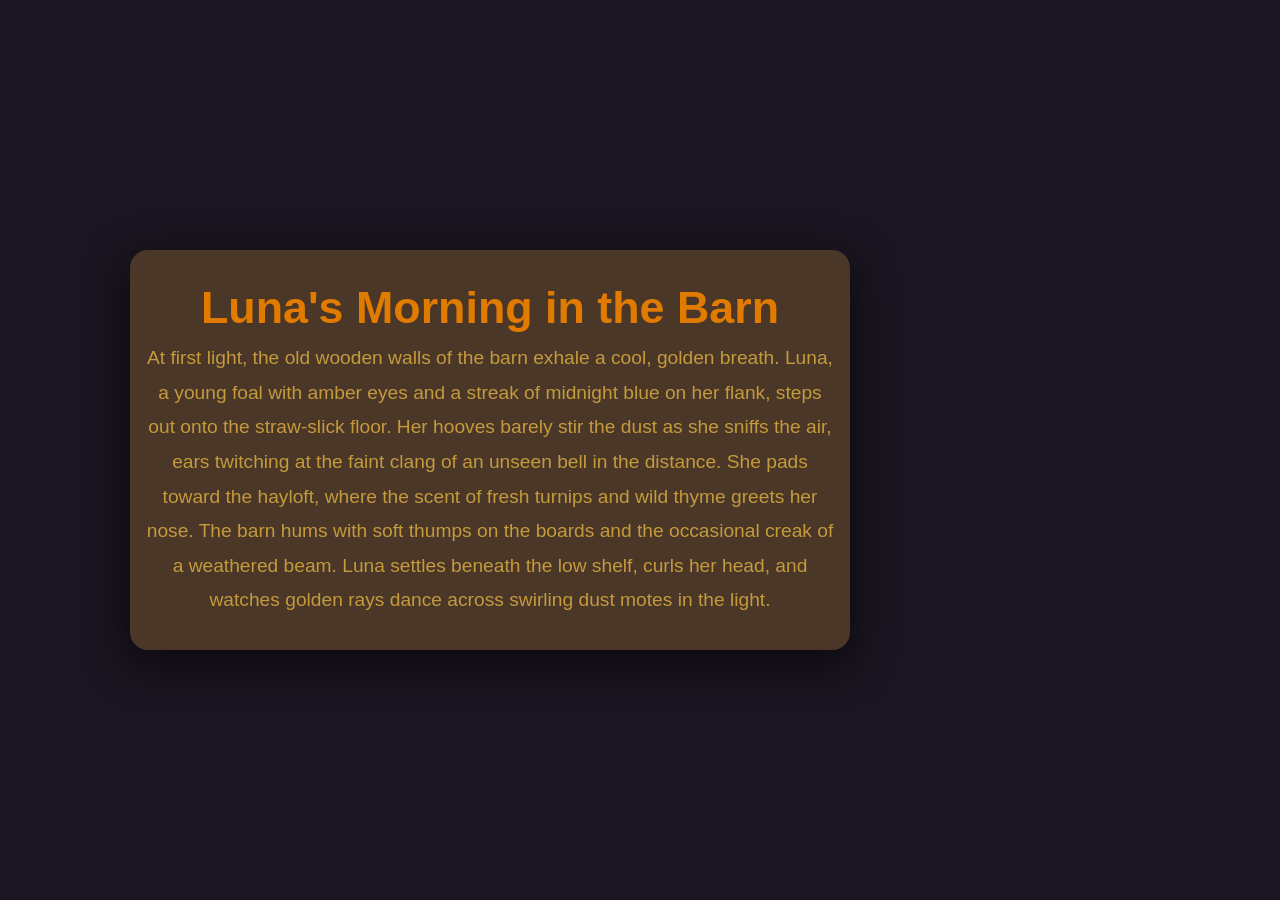
<file: modelbench/lfm3/horse-barn.html>
<!DOCTYPE html>
<html lang="en">
<head>
<meta charset="UTF-8">
<title>The Horse in the Barn</title>
<style>
  *{margin:0;padding:0;box-sizing:border-box}
  body{
    background:#1a1520;
    color:#c49a3c;
    font-family:'Segoe UI',Tahoma,Geneva,Verdana,sans-serif;
    display:flex;
    justify-content:center;
    align-items:center;
    height:100vh;
    overflow:hidden;
  }
  .story{
    max-width:720px;
    text-align:center;
    padding:2rem 1rem;
    background:#4a3728;
    border-radius:18px;
    box-shadow:0 12px 40px rgba(0,0,0,.6);
  }
  h1{font-size:2.8rem;margin-bottom:.5rem;color:#e07b00;}
  p{color:#c49a3c;font-size:1.2rem;line-height:1.8;margin-top:.5rem}
</style>
</head>
<body>
<div class="story">
  <h1>Luna's Morning in the Barn</h1>
  <p>
    At first light, the old wooden walls of the barn exhale a cool, golden breath.
    Luna, a young foal with amber eyes and a streak of midnight blue on her flank, steps out onto the straw-slick floor. Her hooves barely stir the dust as she sniffs the air, ears twitching at the faint clang of an unseen bell in the distance.
    She pads toward the hayloft, where the scent of fresh turnips and wild thyme greets her nose. The barn hums with soft thumps on the boards and the occasional creak of a weathered beam. Luna settles beneath the low shelf, curls her head, and watches golden rays dance across swirling dust motes in the light.
  </p>
</div>

<canvas id="c"></canvas>

<script>
  const c = document.getElementById('c');
  function resize(){ c.width=window.innerWidth; c.height=window.innerHeight;}
  window.addEventListener('resize',resize);
  const ctx=c.getContext('2d');

  // Background stars
  function drawStars(){
    ctx.fillStyle='rgba(255,255,255,0.25)';
    for(let i=0;i<120;i++){
      const sx=(Math.random()*c.width)*c.height;
      const sy=Math.random()*(c.height)*2+50;
      ctx.beginPath(); ctx.arc(sx,sy,1.5,0,Math.PI*2); ctx.fill();
    }
  }

  // Hay dust particles
  const particles=[];
  for(let i=0;i<70;i++){
    particles.push({
      x: Math.random()*c.width,
      y: Math.random()*c.height,
      vx: (Math.random()-0.5)*1.4,
      vy: (Math.random()-0.5)*1.4,
      r: 1.2+Math.random()*3
    });
  }

  function animate(){
    ctx.clearRect(0,0,c.width,c.height);
    drawStars();
    for(const p of particles){
      p.x+=p.vx; p.y+=p.vy;
      if(p.x < -5) p.x = c.width + 5;
      if(p.y < -5) p.y = c.height + 5;
      ctx.beginPath();
      ctx.arc(p.x,p.y,Math.max(0.2,p.r),0,Math.PI*2);
      ctx.fillStyle='rgba(255,190,50,'+ (p.r/4)+'');
      ctx.fill();
    }
    requestAnimationFrame(animate);
  }
  animate();
</script>
</body>
</html>
</file>
<file: radio/styles.css>
:root {
  color-scheme: dark;
  --bg: #080a0e;
  --bg-2: #0d1117;
  --panel: rgba(18, 23, 31, .78);
  --panel-solid: #11161d;
  --panel-soft: rgba(255,255,255,.045);
  --line: rgba(255,255,255,.09);
  --line-strong: rgba(255,255,255,.16);
  --text: #f4f7fb;
  --muted: #9099a8;
  --muted-2: #697381;
  --accent: #d7ff45;
  --accent-2: #9fe21f;
  --danger: #ff6b6b;
  --shadow: 0 24px 80px rgba(0,0,0,.34);
  --radius: 20px;
  --player-h: 96px;
  font-family: Inter, ui-sans-serif, system-ui, -apple-system, BlinkMacSystemFont, "Segoe UI", sans-serif;
}
* { box-sizing: border-box; }
html { min-height: 100%; background: var(--bg); }
body { margin: 0; min-height: 100vh; color: var(--text); background:
  radial-gradient(circle at 5% 0%, rgba(96,76,190,.18), transparent 32%),
  radial-gradient(circle at 95% 12%, rgba(28,112,150,.12), transparent 28%),
  linear-gradient(180deg, #080a0e 0%, #0a0d12 100%); }
body.player-open { padding-bottom: calc(var(--player-h) + 18px); }
button, input, select { font: inherit; }
button { color: inherit; }
a { color: inherit; }
button:focus-visible, input:focus-visible, select:focus-visible, a:focus-visible { outline: 2px solid var(--accent); outline-offset: 3px; }

.app-shell { width: min(1440px, calc(100% - 28px)); margin: 0 auto; padding: 18px 0 36px; }
.topbar { display:flex; align-items:center; gap:14px; justify-content:space-between; min-height:52px; }
.brand { display:flex; align-items:center; gap:11px; text-decoration:none; font-weight:800; letter-spacing:-.04em; }
.brand-mark { width:34px; height:34px; border-radius:11px; display:grid; place-items:center; background:var(--accent); color:#10140a; box-shadow:0 0 28px rgba(215,255,69,.18); }
.brand-copy { display:flex; flex-direction:column; }
.brand-title { font-size:15px; }
.brand-sub { color:var(--muted-2); font-size:10px; letter-spacing:.12em; text-transform:uppercase; font-weight:800; }
.top-actions { display:flex; align-items:center; gap:8px; }
.ghost-btn, .icon-btn, .pill-btn { border:1px solid var(--line); background:var(--panel-soft); cursor:pointer; transition:.16s ease; }
.ghost-btn { border-radius:11px; padding:9px 12px; font-size:13px; color:var(--muted); }
.icon-btn { width:38px; height:38px; border-radius:12px; display:grid; place-items:center; }
.icon-btn:hover, .ghost-btn:hover, .pill-btn:hover { border-color:var(--line-strong); background:rgba(255,255,255,.075); transform:translateY(-1px); }
.icon-btn.active { color:var(--accent); border-color:rgba(215,255,69,.28); background:rgba(215,255,69,.08); }

.hero { display:grid; grid-template-columns:minmax(0,1.7fr) minmax(280px,.8fr); gap:16px; margin-top:18px; }
.hero-card, .stats-card { border:1px solid var(--line); border-radius:var(--radius); background:var(--panel); backdrop-filter:blur(20px); box-shadow:var(--shadow); }
.hero-card { padding:30px; position:relative; overflow:hidden; }
.hero-card:before { content:""; position:absolute; inset:auto -10% -55% 45%; width:55%; aspect-ratio:1; border-radius:50%; background:radial-gradient(circle, rgba(215,255,69,.15), transparent 68%); pointer-events:none; }
.kicker { color:var(--accent); font-size:11px; text-transform:uppercase; letter-spacing:.17em; font-weight:900; }
.hero h1 { margin:8px 0 12px; font-size:clamp(34px, 6vw, 72px); line-height:.94; letter-spacing:-.065em; max-width:820px; }
.hero p { margin:0; color:var(--muted); max-width:750px; line-height:1.65; font-size:15px; }
.search-row { display:grid; grid-template-columns:1fr auto; gap:10px; margin-top:24px; position:relative; z-index:1; }
.search-wrap { position:relative; }
.search-wrap input { width:100%; height:48px; padding:0 16px 0 42px; border:1px solid var(--line); border-radius:13px; color:var(--text); background:#0c1015; }
.search-wrap svg { position:absolute; left:14px; top:50%; transform:translateY(-50%); color:var(--muted); pointer-events:none; }
.search-btn { height:48px; padding:0 18px; border:1px solid rgba(215,255,69,.25); border-radius:13px; background:var(--accent); color:#10140a; font-weight:850; cursor:pointer; }
.search-btn:hover { background:#e0ff63; transform:translateY(-1px); }

.stats-card { padding:22px; display:grid; grid-template-columns:1fr 1fr; gap:10px; align-content:start; }
.stat { padding:14px; border:1px solid var(--line); border-radius:15px; background:rgba(255,255,255,.025); }
.stat strong { display:block; font-size:25px; letter-spacing:-.05em; }
.stat span { display:block; margin-top:3px; color:var(--muted-2); font-size:11px; text-transform:uppercase; letter-spacing:.09em; font-weight:800; }
.stat-wide { grid-column:1 / -1; }
.status-dot { display:inline-block; width:7px; height:7px; border-radius:50%; background:#67717e; margin-right:6px; vertical-align:1px; }
.status-dot.good { background:#74e06e; box-shadow:0 0 12px rgba(116,224,110,.6); }

.toolbar { margin:16px 0; display:grid; grid-template-columns:minmax(180px, 1fr) auto auto auto; gap:9px; }
.control { height:42px; min-width:0; padding:0 12px; border:1px solid var(--line); border-radius:12px; background:var(--panel-soft); color:var(--muted); }
select.control { appearance:none; background-image:linear-gradient(45deg, transparent 50%, #778190 50%),linear-gradient(135deg,#778190 50%,transparent 50%); background-position:calc(100% - 16px) 17px,calc(100% - 12px) 17px; background-size:4px 4px,4px 4px; background-repeat:no-repeat; padding-right:30px; }
.range-wrap { display:flex; align-items:center; gap:8px; padding:0 12px; border:1px solid var(--line); border-radius:12px; color:var(--muted); background:var(--panel-soft); font-size:12px; }
.range-wrap input { width:120px; accent-color:var(--accent); }
.toggle { display:flex; align-items:center; gap:9px; padding:0 12px; border:1px solid var(--line); border-radius:12px; background:var(--panel-soft); color:var(--muted); font-size:12px; white-space:nowrap; }
.toggle input { accent-color:var(--accent); }

.content-grid { display:grid; grid-template-columns:minmax(0,1fr) 290px; gap:16px; align-items:start; }
.section { border:1px solid var(--line); border-radius:var(--radius); background:var(--panel); backdrop-filter:blur(18px); overflow:hidden; }
.section-head { display:flex; align-items:center; justify-content:space-between; gap:12px; padding:18px 19px; border-bottom:1px solid var(--line); }
.section-title { display:flex; align-items:center; gap:10px; }
.section-title h2 { margin:0; font-size:15px; letter-spacing:-.025em; }
.section-title span { color:var(--muted-2); font-size:11px; font-weight:700; }
.sort-note { color:var(--muted-2); font-size:11px; }
.station-grid { display:grid; grid-template-columns:repeat(2,minmax(0,1fr)); }
.station { padding:17px 18px; display:grid; grid-template-columns:46px minmax(0,1fr) auto; gap:12px; align-items:center; min-width:0; border-bottom:1px solid var(--line); transition:.16s ease; }
.station:nth-child(odd) { border-right:1px solid var(--line); }
.station:hover { background:rgba(255,255,255,.035); }
.station.playing { background:rgba(215,255,69,.055); }
.station-logo { width:46px; height:46px; border-radius:13px; object-fit:cover; border:1px solid var(--line); background:#0c1015; }
.station-logo.fallback { display:grid; place-items:center; color:var(--accent); font-weight:900; font-size:15px; }
.station-main { min-width:0; }
.station-name { display:block; overflow:hidden; text-overflow:ellipsis; white-space:nowrap; font-weight:780; font-size:14px; letter-spacing:-.02em; }
.station-meta { margin-top:4px; display:flex; flex-wrap:wrap; gap:6px; color:var(--muted-2); font-size:11px; }
.meta-chip { max-width:170px; overflow:hidden; text-overflow:ellipsis; white-space:nowrap; }
.meta-chip + .meta-chip:before { content:"·"; margin-right:6px; color:#404854; }
.station-actions { display:flex; align-items:center; gap:5px; }
.play-station { width:36px; height:36px; border:0; border-radius:11px; background:var(--accent); color:#11150c; cursor:pointer; display:grid; place-items:center; }
.play-station:hover { background:#e2ff66; transform:scale(1.03); }
.fav-btn { width:34px; height:34px; border-radius:10px; display:grid; place-items:center; border:1px solid var(--line); background:transparent; color:var(--muted); cursor:pointer; }
.fav-btn:hover { color:var(--accent); border-color:rgba(215,255,69,.22); }
.fav-btn.active { color:var(--accent); background:rgba(215,255,69,.08); border-color:rgba(215,255,69,.2); }
.empty { padding:42px 22px; text-align:center; color:var(--muted); }
.empty strong { display:block; color:var(--text); margin-bottom:5px; }
.load-more { width:100%; padding:15px; background:transparent; border:0; border-top:1px solid var(--line); color:var(--muted); cursor:pointer; }
.load-more:hover { color:var(--text); background:rgba(255,255,255,.025); }

.sidebar { display:grid; gap:16px; position:sticky; top:14px; }
.side-card { border:1px solid var(--line); border-radius:var(--radius); background:var(--panel); overflow:hidden; }
.side-head { display:flex; align-items:center; justify-content:space-between; gap:10px; padding:16px 17px; border-bottom:1px solid var(--line); }
.side-head h3 { margin:0; font-size:13px; letter-spacing:-.02em; }
.side-list { display:grid; }
.side-item { padding:13px 15px; display:grid; grid-template-columns:34px minmax(0,1fr) auto; gap:9px; align-items:center; border-bottom:1px solid var(--line); cursor:pointer; }
.side-item:last-child { border-bottom:0; }
.side-item:hover { background:rgba(255,255,255,.03); }
.side-art { width:34px; height:34px; border-radius:9px; object-fit:cover; background:#0c1015; border:1px solid var(--line); }
.side-name { overflow:hidden; text-overflow:ellipsis; white-space:nowrap; font-size:12px; font-weight:740; }
.side-sub { margin-top:2px; color:var(--muted-2); font-size:10px; white-space:nowrap; overflow:hidden; text-overflow:ellipsis; }
.side-empty { padding:18px 15px; color:var(--muted-2); line-height:1.6; font-size:11px; }

.player { position:fixed; z-index:20; left:14px; right:14px; bottom:14px; min-height:var(--player-h); display:grid; grid-template-columns:minmax(240px,1.25fr) minmax(240px,1fr) minmax(220px,.7fr); gap:14px; align-items:center; padding:12px 14px; border:1px solid var(--line-strong); border-radius:20px; background:rgba(12,16,22,.92); backdrop-filter:blur(24px); box-shadow:0 24px 100px rgba(0,0,0,.48); transform:translateY(120%); transition:.25s ease; }
.player.visible { transform:translateY(0); }
.player-station { min-width:0; display:flex; align-items:center; gap:11px; }
.player-art { width:60px; height:60px; flex:0 0 auto; border-radius:15px; object-fit:cover; border:1px solid var(--line); background:#0a0d12; }
.player-info { min-width:0; }
.player-name { font-size:13px; font-weight:800; overflow:hidden; text-overflow:ellipsis; white-space:nowrap; }
.player-now { margin-top:4px; font-size:11px; color:var(--muted); overflow:hidden; text-overflow:ellipsis; white-space:nowrap; }
.live-pill { display:inline-flex; align-items:center; gap:5px; margin-top:7px; padding:4px 7px; border:1px solid rgba(116,224,110,.18); border-radius:999px; color:#99e995; font-size:9px; font-weight:900; letter-spacing:.12em; text-transform:uppercase; }
.live-pill:before { content:""; width:5px; height:5px; border-radius:50%; background:#74e06e; }
.transport { display:flex; align-items:center; justify-content:center; gap:10px; }
.transport button { cursor:pointer; }
.main-play { width:48px; height:48px; border:0; border-radius:15px; background:var(--accent); color:#10140a; display:grid; place-items:center; }
.secondary-play { width:38px; height:38px; border:1px solid var(--line); border-radius:12px; background:transparent; color:var(--muted); display:grid; place-items:center; }
.secondary-play:hover { color:var(--text); background:var(--panel-soft); }
.player-tools { display:flex; align-items:center; justify-content:flex-end; gap:8px; }
.volume { display:flex; align-items:center; gap:8px; padding:8px 10px; border:1px solid var(--line); border-radius:12px; min-width:150px; }
.volume input { flex:1; min-width:80px; accent-color:var(--accent); }
.timer-badge { color:var(--muted); font-size:10px; min-width:36px; text-align:right; }

.modal-backdrop { position:fixed; inset:0; z-index:30; display:none; place-items:center; padding:20px; background:rgba(0,0,0,.62); backdrop-filter:blur(8px); }
.modal-backdrop.open { display:grid; }
.modal { width:min(560px,100%); max-height:min(80vh,700px); overflow:auto; border:1px solid var(--line-strong); border-radius:22px; background:#0e1319; box-shadow:0 30px 120px rgba(0,0,0,.6); }
.modal-head { display:flex; align-items:center; justify-content:space-between; padding:17px 18px; border-bottom:1px solid var(--line); }
.modal-head h2 { margin:0; font-size:15px; }
.modal-body { padding:18px; }
.timer-grid { display:grid; grid-template-columns:repeat(4,1fr); gap:8px; }
.pill-btn { padding:12px 8px; border-radius:12px; }
.pill-btn.active { border-color:rgba(215,255,69,.35); background:rgba(215,255,69,.09); color:var(--accent); }
.setting-row { display:flex; align-items:center; justify-content:space-between; gap:12px; padding:13px 0; border-bottom:1px solid var(--line); }
.setting-row:last-child { border-bottom:0; }
.setting-copy strong { display:block; font-size:12px; }
.setting-copy span { display:block; margin-top:3px; color:var(--muted-2); font-size:10px; line-height:1.45; }

.toast { position:fixed; z-index:50; left:50%; bottom:calc(var(--player-h) + 28px); transform:translate(-50%, 12px); opacity:0; pointer-events:none; padding:10px 14px; border:1px solid var(--line-strong); border-radius:12px; background:#11161d; color:var(--text); font-size:12px; box-shadow:0 14px 60px rgba(0,0,0,.4); transition:.2s ease; }
.toast.show { opacity:1; transform:translate(-50%,0); }

.skeleton { height:80px; background:linear-gradient(90deg,rgba(255,255,255,.025),rgba(255,255,255,.06),rgba(255,255,255,.025)); background-size:200% 100%; animation:shimmer 1.15s linear infinite; border-bottom:1px solid var(--line); }
@keyframes shimmer { to { background-position:-200% 0; } }

@media (max-width:1020px) {
  .hero { grid-template-columns:1fr; }
  .content-grid { grid-template-columns:1fr; }
  .sidebar { position:static; grid-template-columns:repeat(2,minmax(0,1fr)); }
  .toolbar { grid-template-columns:1fr 1fr; }
  .range-wrap { justify-content:space-between; }
}
@media (max-width:760px) {
  .app-shell { width:min(100% - 18px, 720px); padding-top:10px; }
  .hero-card { padding:23px; }
  .search-row { grid-template-columns:1fr; }
  .station-grid { grid-template-columns:1fr; }
  .station:nth-child(odd) { border-right:0; }
  .sidebar { grid-template-columns:1fr; }
  .player { left:8px; right:8px; bottom:8px; grid-template-columns:1fr auto; gap:8px; min-height:88px; }
  .transport { grid-column:2; grid-row:1; }
  .player-station { grid-column:1; grid-row:1; }
  .player-tools { grid-column:1 / -1; grid-row:2; justify-content:stretch; }
  .volume { flex:1; }
  .volume input { width:100%; }
  .player-tools .icon-btn { display:none; }
}
@media (max-width:520px) {
  .top-actions .ghost-btn { display:none; }
  .toolbar { grid-template-columns:1fr; }
  .range-wrap { min-height:42px; }
  .range-wrap input { width:150px; }
  .stat strong { font-size:21px; }
  .station { grid-template-columns:42px minmax(0,1fr) auto; padding:14px; gap:9px; }
  .station-logo { width:42px; height:42px; }
  .station-meta { max-width:100%; }
  .station-actions .fav-btn { display:none; }
  .player-art { width:50px; height:50px; border-radius:13px; }
  .player-name { font-size:12px; }
  .main-play { width:44px; height:44px; }
}
@media (prefers-reduced-motion: reduce) {
  *, *:before, *:after { scroll-behavior:auto !important; animation-duration:.001ms !important; animation-iteration-count:1 !important; transition-duration:.001ms !important; }
}
</file>
